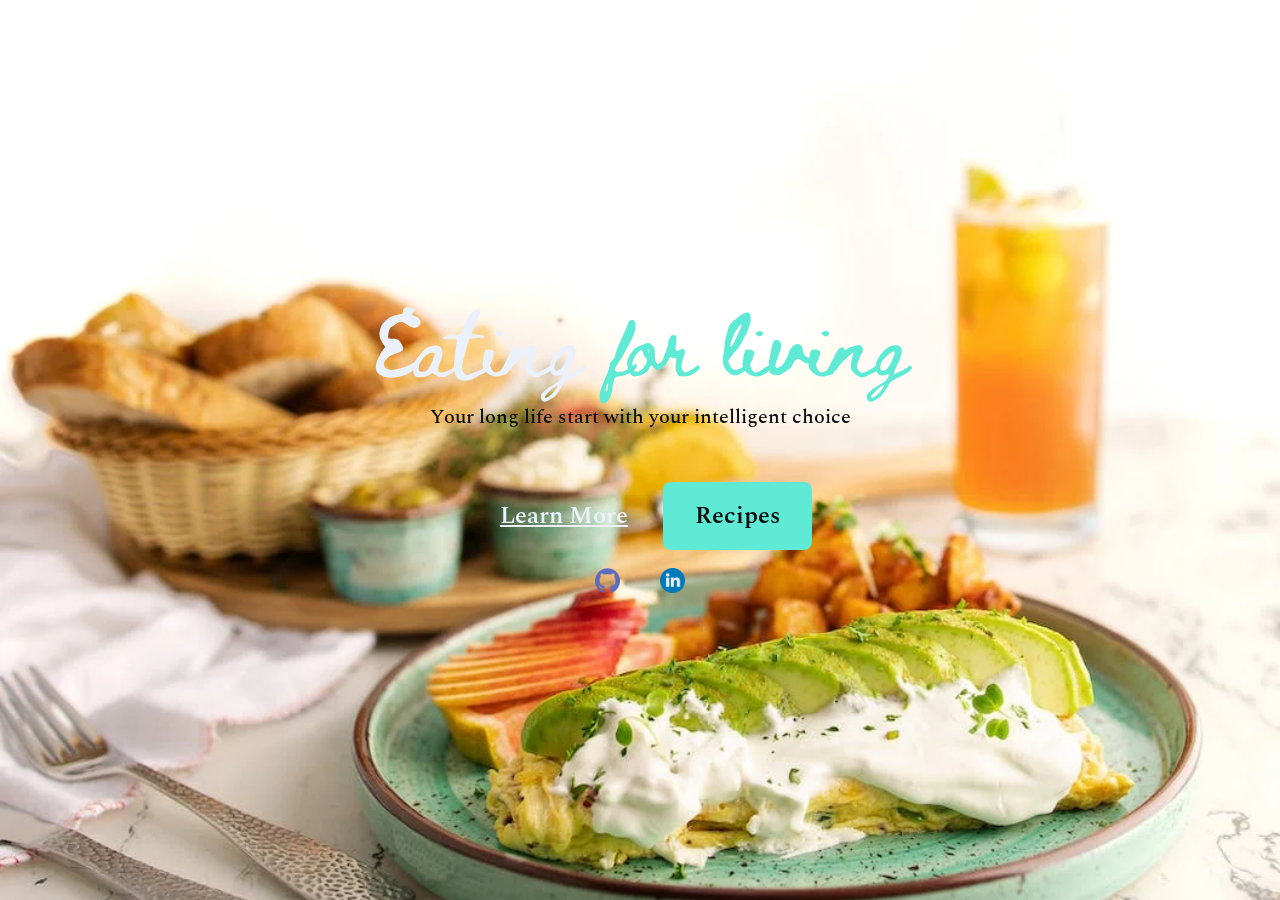
<file: Learning_Pages/Healthy/index.html>
<!DOCTYPE html>
<html lang="pt-br">

<head>
  <meta charset="UTF-8">
  <meta name="viewport" content="width=device-width, initial-scale=1.0">
  <link rel="preconnect" href="https://fonts.googleapis.com">
  <link rel="preconnect" href="https://fonts.gstatic.com" crossorigin>
  <link href="https://fonts.googleapis.com/css2?family=Beth+Ellen&family=Spectral:wght@500;600&display=swap"
    rel="stylesheet">
  
  <link rel="stylesheet" href="styles.css">
  
  <title>Healthy</title>
</head>

<body>
  <h1>Eating <span>for living</span></h1>
  <p>Your long life start with your intelligent choice</p>
  <div class="linksForPages">
    <a href="#">Learn More</a>
    <a href="#" class="btn-primary">Recipes</a>
  </div>
  
    <div class="linksSocialNetworks">
      <a href="https://github.com/JonatasAS" target="_blank">
        <img src="./assets/github.png" alt="Logo do github">
      </a>
      <a href="https://www.linkedin.com/in/jonatas-amorim-cref25/" target="_blank">
        <img src="./assets/linkedin.png" alt="Logo do Linkedin">
      </a>
    </div>
  
</body>

</html>
</file>
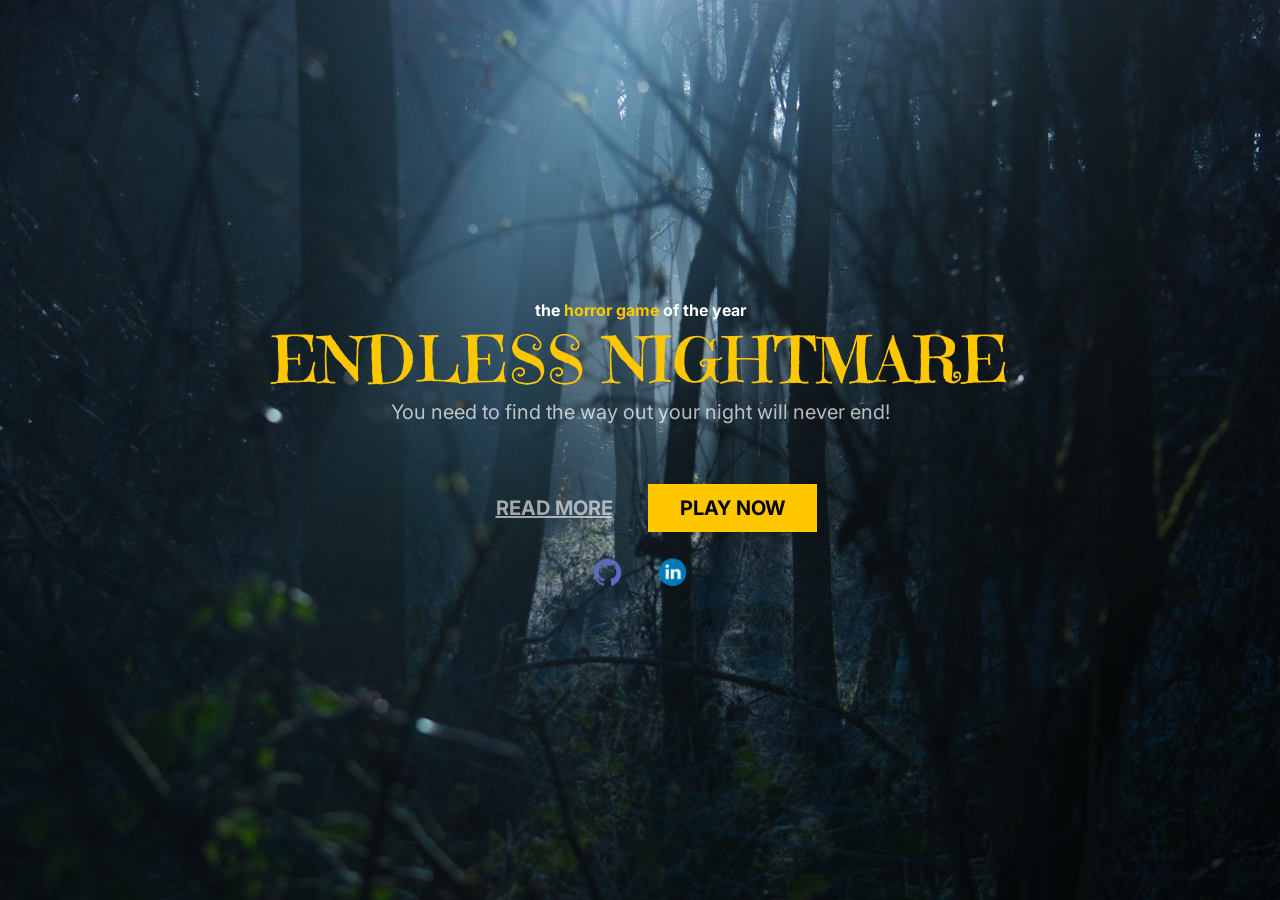
<file: Learning_Pages/Nightmare_Endless/index.html>
<!DOCTYPE html>
<html lang="pt-br">

<head>
  <meta charset="UTF-8">
  <meta name="viewport" content="width=device-width, initial-scale=1.0">
  <link rel="preconnect" href="https://fonts.googleapis.com">
  <link rel="preconnect" href="https://fonts.gstatic.com" crossorigin>
  <link
    href="https://fonts.googleapis.com/css2?family=Emilys+Candy&family=Inter:wght@400;700&family=Roboto:wght@400;700&display=swap"
    rel="stylesheet">
  <!--  <a style="color: aliceblue;" href="https://www.flaticon.com/free-icons/nightmare" title="nightmare icons">Nightmare icons created by
    pongsakornRed
    - Flaticon</a> -->

  <link rel="shortcut icon" href="./black-hole.png">
  <link rel="stylesheet" href="./styles.css">

  <title>Endless Nightmare</title>
</head>

<body>

  <h3>the <span> horror game </span>of the year</h3>
  <h1>ENDLESS NIGHTMARE</h1>
  <p>You need to find the way out your night will never end!</p>

  <a href="#" target="_blank">READ MORE</a>
  <a href="#" class="btn-primary">PLAY NOW</a>

  <div class="linksSocialNetworks">
    <a href="https://github.com/JonatasAS" target="_blank">
      <img src="./assets/github.png" alt="Logo do github">
    </a>
    <a href="https://www.linkedin.com/in/jonatas-amorim-cref25/" target="_blank">
      <img src="./assets/linkedin.png" alt="Logo do Linkedin">
    </a>
  </div>

</body>

</html>
</file>
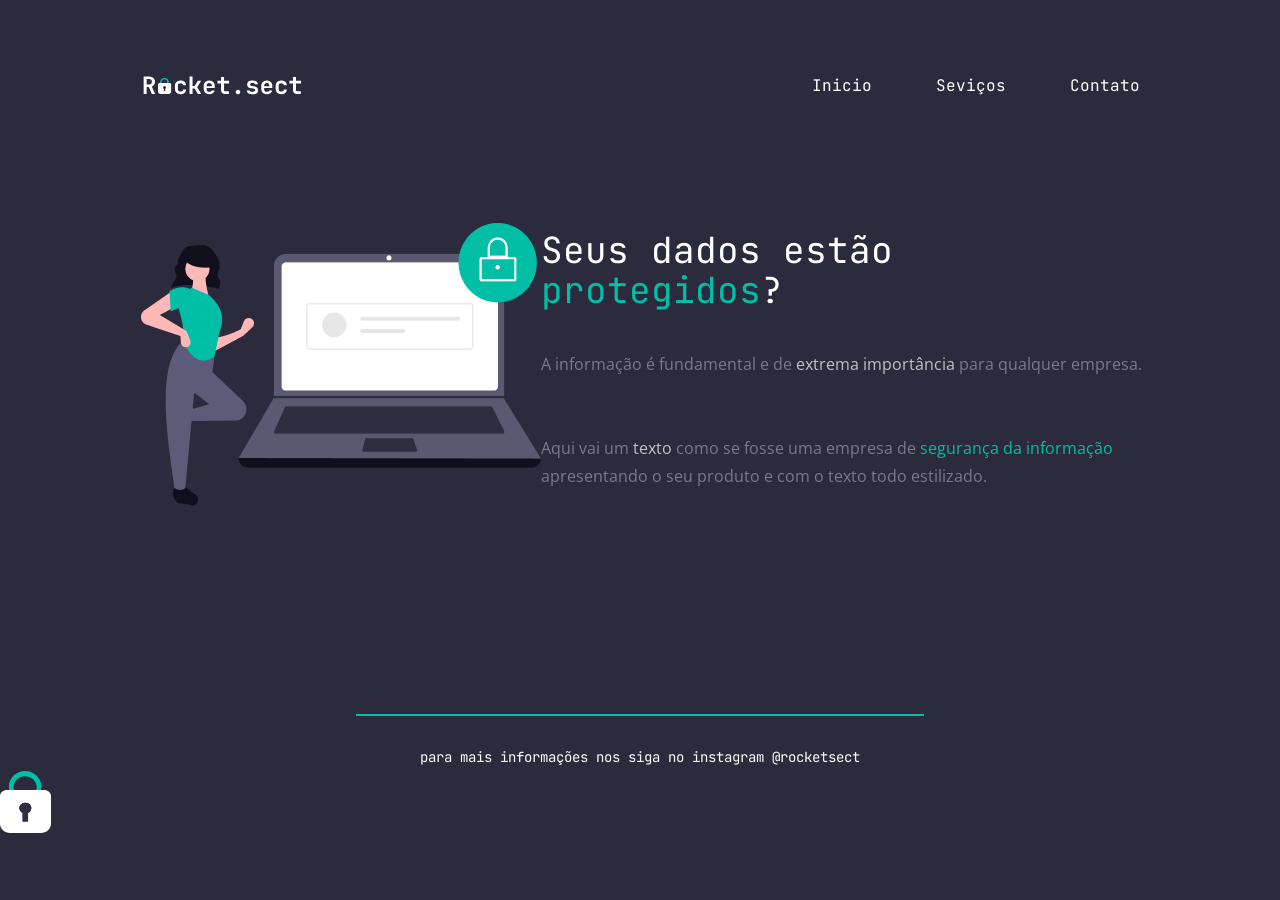
<file: Projects_HTML_CSS_JS/Desafio_Rocket.sect/index.html>
<!DOCTYPE html>
<html lang="pt-br">

<head>
  <link rel="preconnect" href="https://fonts.googleapis.com">
  <link rel="preconnect" href="https://fonts.gstatic.com" crossorigin>
  <meta charset="UTF-8">
  <meta name="viewport" content="width=device-width, initial-scale=1.0">
  <title>Rocket.sect</title>

  <link
    href="https://fonts.googleapis.com/css2?family=JetBrains+Mono:wght@500;700&family=Open+Sans:wght@700&display=swap"
    rel="stylesheet">

  <link rel="stylesheet" href="style.css">
</head>

<body>
  <div class="page">
    <nav>
      <a id="logo" href="#">
        <img src="images/logo.svg" alt="Rocket.sect">
      </a>
      <ul>
        <li><a href="#"> Inicio</a></li>
        <li><a href="#"> Seviços</a></li>
        <li><a href="#"> Contato</a></li>
      </ul>
    </nav>
    <main>
      <img src="images/img1.png"
        alt="Mulher em pé do lado esquerdo de um notebook com um pequeno desenho de um cadeado do lado superior direito do notebook">
      <section>
        <h1>
          Seus dados estão <span>protegidos</span>?
        </h1>
        <p>
          A informação é fundamental e de <span2>extrema importância</span2> para qualquer empresa. <br>

          <br>
          <br>

          Aqui vai um <span2>texto</span2> como se fosse uma empresa de <span>segurança da informação</span>
          apresentando o seu produto e com o
          texto
          todo estilizado.
        </p>

      </section>
    </main>
  </div>
  <div id="footer">

    <div class="line"></div>

    para mais informações nos siga no instagram <a href="https//instagram.com/rocketsect"
      target="_black">@rocketsect</a>

  </div>
  <img id="cadeado" src="images/padlock.svg" alt="Desenho de um cadeado">
</body>

</html>
</file>
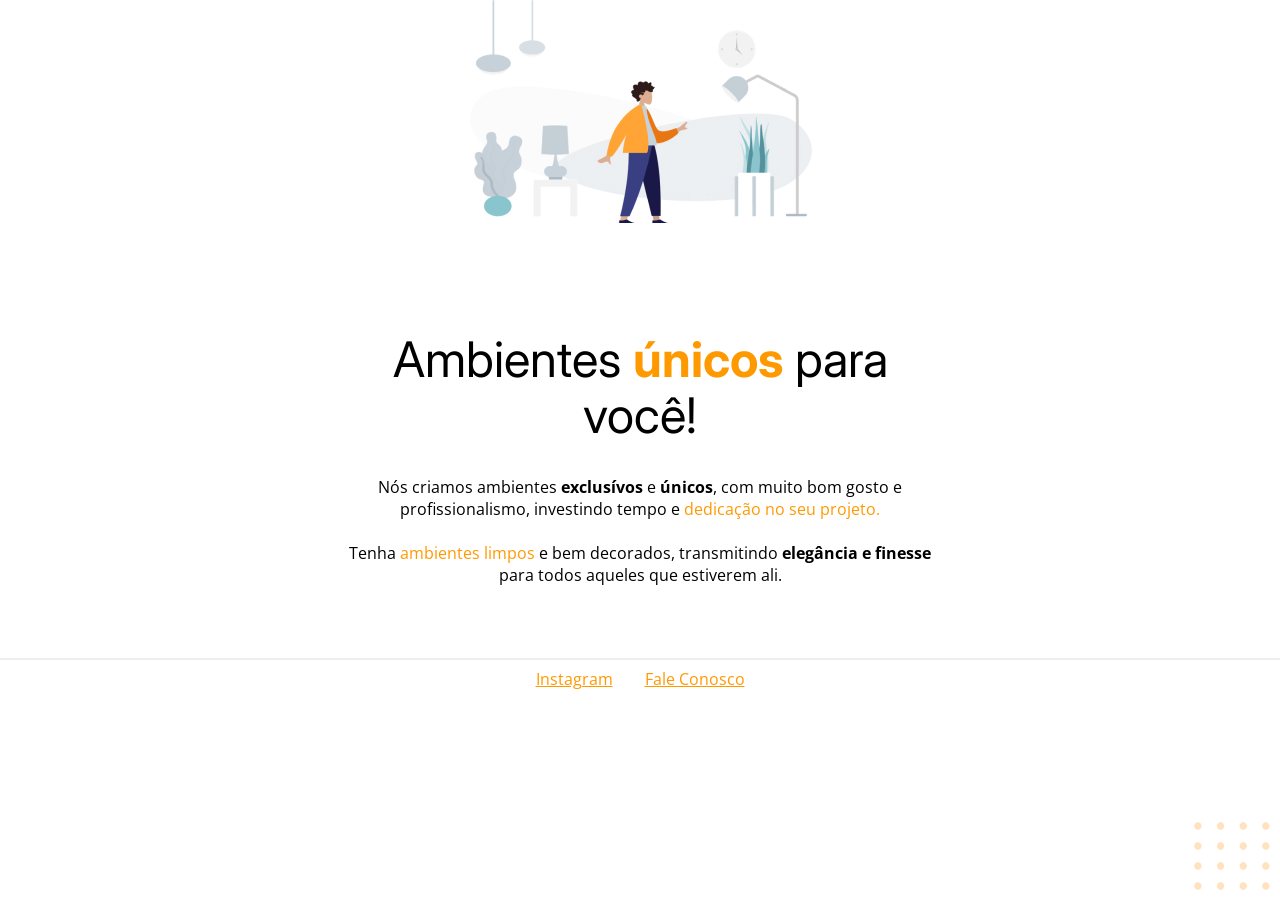
<file: Projects_HTML_CSS_JS/Projeto_01_Ambiente_Unicos/index.html>
<!DOCTYPE html>
<!--Instrução do tipo de html usado-->
<html lang="pt-br">
<!--Tag Route ou Raiz-->

<head>
  <link rel="preconnect" href="https://fonts.googleapis.com">
  <link rel="preconnect" href="https://fonts.gstatic.com" crossorigin>
 
  <!--Instruções para a pagina-->
  <meta name="viewport" content="width=device-width, initial-scale=1.0">
  <title>Móveis customizados</title>

  <link href="https://fonts.googleapis.com/css2?family=Inter:wght@400;700&family=Open+Sans:wght@400;700&display=swap" rel="stylesheet">

  <link rel="stylesheet" href="style.css">
</head>

<body>
  <!--Corpo apresentação visual para o cliente-->
  <div id="hero">
    <img src="images/img1.jpeg" alt="Desenho de uma pessoa de camisa laranja em uma sala com móveis" />

    <h1>Ambientes <span>únicos</span> para você!</h1>

    <p>
      Nós criamos ambientes <strong>exclusívos</strong> e <strong>únicos</strong>, com muito bom gosto e profissionalismo, investindo tempo e <span>dedicação no
      seu projeto.</span>

        <br/>
        <br/>

      Tenha <span>ambientes limpos</span> e bem decorados, transmitindo <strong>elegância e finesse</strong> para todos aqueles que estiverem ali.
    </p>
  </div>

  <div id="footer">

    <div class="line"></div>
    
    <a target="_blank" href="https://www.instagram.com/jas_shepard_/">Instagram</a>
    <a href="mailto:jonatas231997@live.com">Fale Conosco</a>
  </div>

  <img id="balls" src="images/balls.svg" alt="Bolinhas laranjas no canto inferior direito da tela" />
</body> 

</html>
</file>
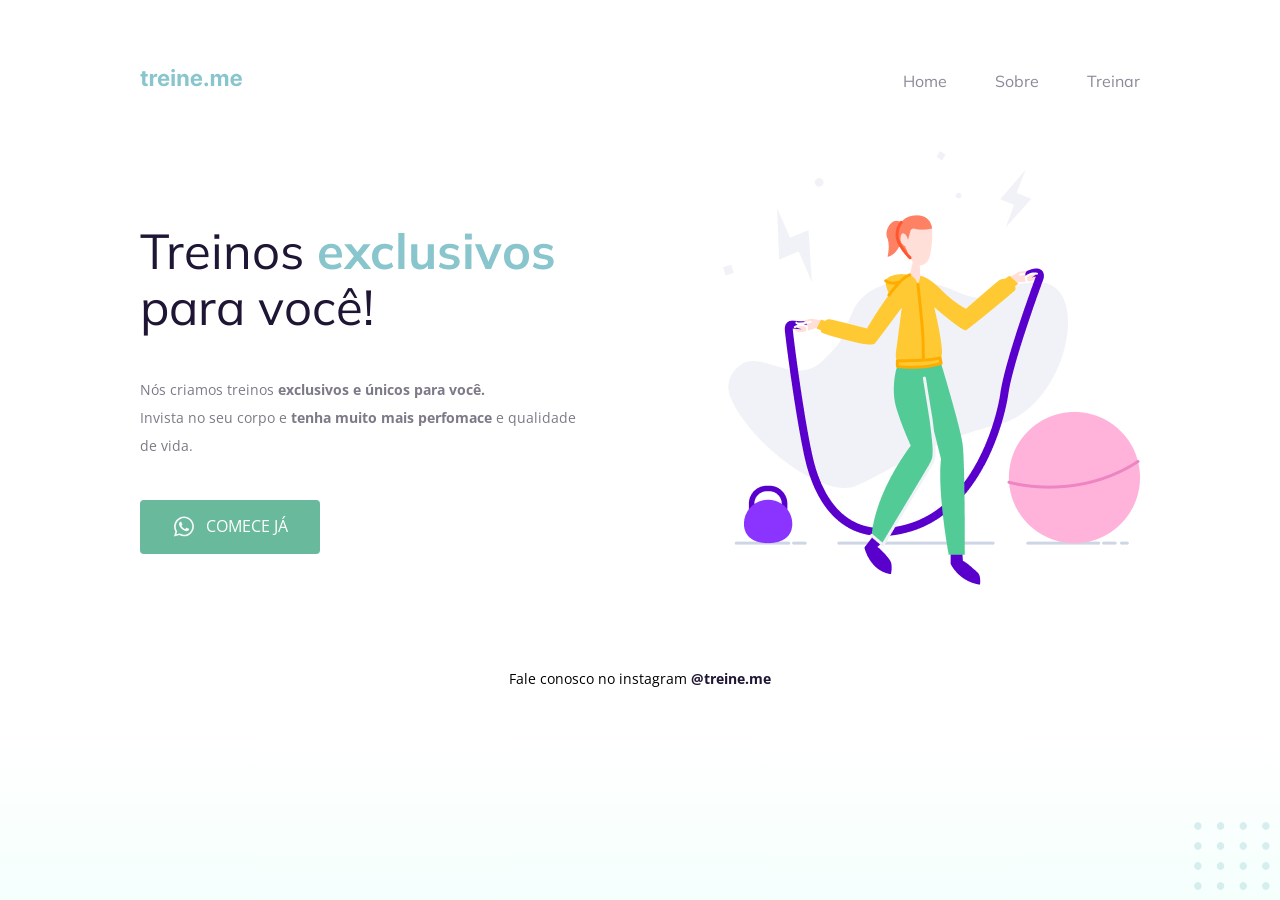
<file: Projects_HTML_CSS_JS/Projeto_02_Treine.me/index.html>
<!DOCTYPE html>
<html lang="pt-br">

<head>
  <link rel="preconnect" href="https://fonts.googleapis.com">
  <link rel="preconnect" href="https://fonts.gstatic.com" crossorigin>

  <meta charset="UTF-8">
  <meta name="viewport" content="width=device-width, initial-scale=1.0">
  <title>Treine me</title>

  <link href="https://fonts.googleapis.com/css2?family=Mulish:wght@400;700&family=Open+Sans:wght@400;700&display=swap"
    rel="stylesheet">

  <link rel="stylesheet" href="style.css">
</head>

<body>
  <div class="page">

    <nav>
      <a id="logo" href="#">
        <img src="images/logo.svg" alt="Treine.me">
      </a>
      <ul>
        <li><a href="#"> Home</a></li>
        <li><a href="#"> Sobre</a></li>
        <li><a href="#"> Treinar</a></li>
      </ul>
    </nav>
    <main>

      <section>
        <h1>Treinos <span>exclusivos</span> para você!</h1>

        <p>
          Nós criamos treinos <strong>exclusivos e únicos para você.</strong><br />
          Invista no seu corpo e <strong> tenha muito mais perfomace</strong> e qualidade de vida.
        </p>

        <a class="button" href="https://wa.me/5588988888888" target="_blank">
          <img src="images/whats.svg" alt="ícone do whatsapp">
          Comece já
        </a>

      </section>

      <img src="images/img.png" alt="Desenho de uma mulher pulando corda">
    </main>

    <footer>
      Fale conosco no instagram <a href="https//instagram.com/treineme" target="_blank">@treine.me</a>
    </footer>
  </div>

  <img class="balls" src="images/balls.svg" alt="Bolinhas decorativas no canto inferior direito da página.">

</body>

</html>
</file>
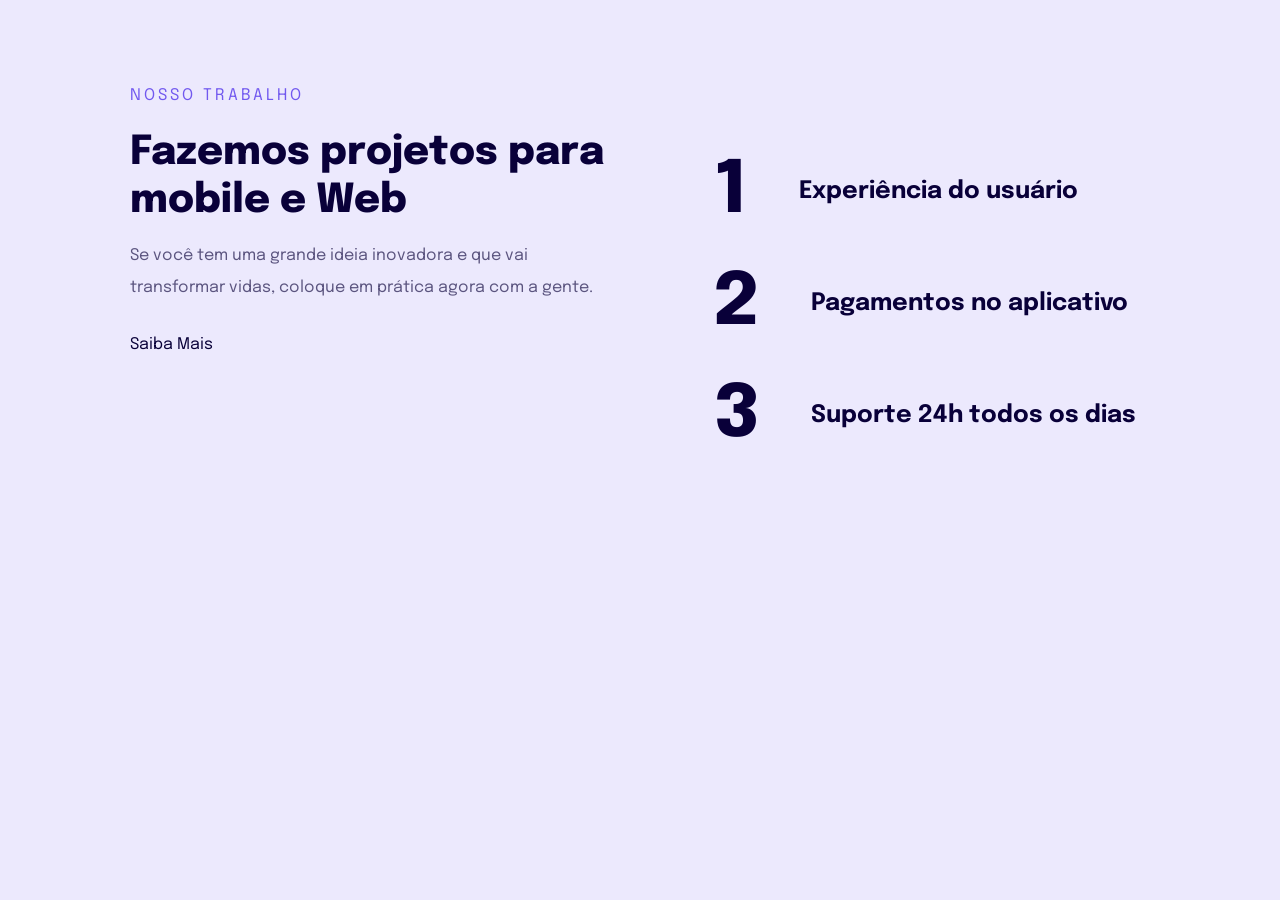
<file: Projects_HTML_CSS_JS/Projeto_04_Responsividade/index.html>
<!DOCTYPE html>
<html lang="pt-br">

<head>
    <link rel="preconnect" href="https://fonts.googleapis.com">
    <link rel="preconnect" href="https://fonts.gstatic.com" crossorigin>
    <meta charset="UTF-8">
    <meta name="viewport" content="width=device-width, initial-scale=1.0">
    <title>Introdução à Responsividade</title>

    <link rel="stylesheet" href="style.css">
    <link href="https://fonts.googleapis.com/css2?family=Epilogue:wght@400;700;800&display=swap" rel="stylesheet">
</head>

<body>
    <main>
        <div>
            <p>Nosso Trabalho</p>
            <h1>Fazemos projetos para mobile e Web</h1>
            <p>Se você tem uma grande ideia inovadora e que vai transformar vidas, coloque em prática agora com a gente.
            </p>
            <a href="#">Saiba Mais</a>
        </div>
        <ul>
            <li><span>1</span> Experiência do usuário</li>
            <li><span>2</span> Pagamentos no aplicativo</li>
            <li><span>3</span> Suporte 24h todos os dias</li>
        </ul>
    </main>
</body>

</html>
</file>
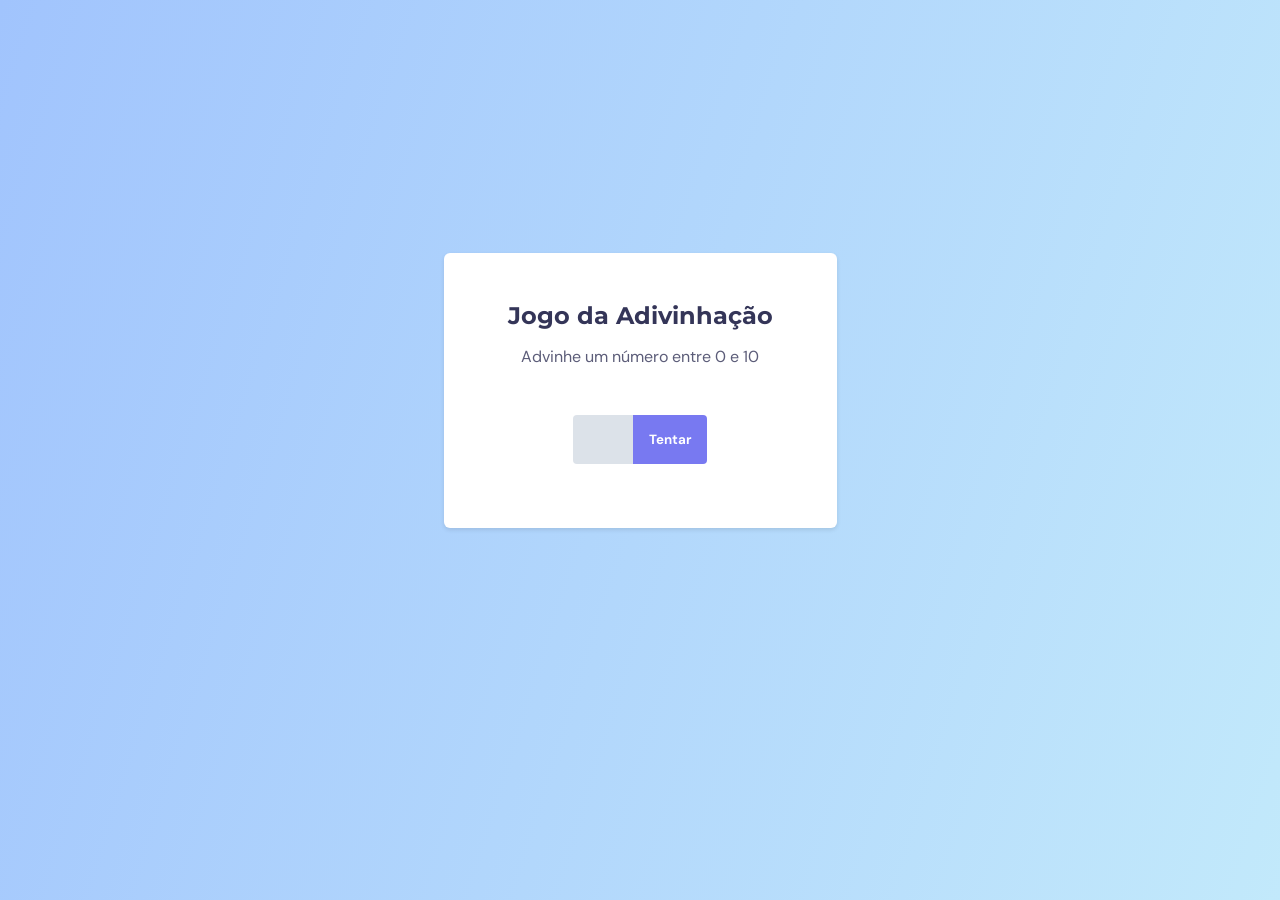
<file: Projects_HTML_CSS_JS/Projeto_07_Game_Divination/index.html>
<!DOCTYPE html>
<html lang="pt-br">
  <head>
    <link rel="preconnect" href="https://fonts.googleapis.com" />
    <link rel="preconnect" href="https://fonts.gstatic.com" crossorigin />

    <meta charset="UTF-8" />
    <meta name="viewport" content="width=device-width, initial-scale=1.0" />

    <link rel="shortcut icon" href="/assets/controle-de-video-game.png" >
    <title>Jogo Adivinhação</title>

    <link rel="stylesheet" href="./style.css" />

    <link
      href="https://fonts.googleapis.com/css2?family=DM+Sans:wght@400;700&family=Montserrat:wght@600&display=swap"
      rel="stylesheet"
    />
  </head>
  <body>
    <main>
      <div class="screen1">
        <h1>Jogo da Adivinhação</h1>
        <p>Advinhe um número entre 0 e 10</p>

        <form>
          <input id="inputNumber" type="number" />
          <button id="btnTry">Tentar</button>
        </form>
      </div>

      <div class="screen2 hide">
        <h2>Acertou</h2>
        <button id="btnReset">Jogar novamente</button>
      </div>
    </main>

    <script src="./main.js"></script>
  </body>
</html>
</file>
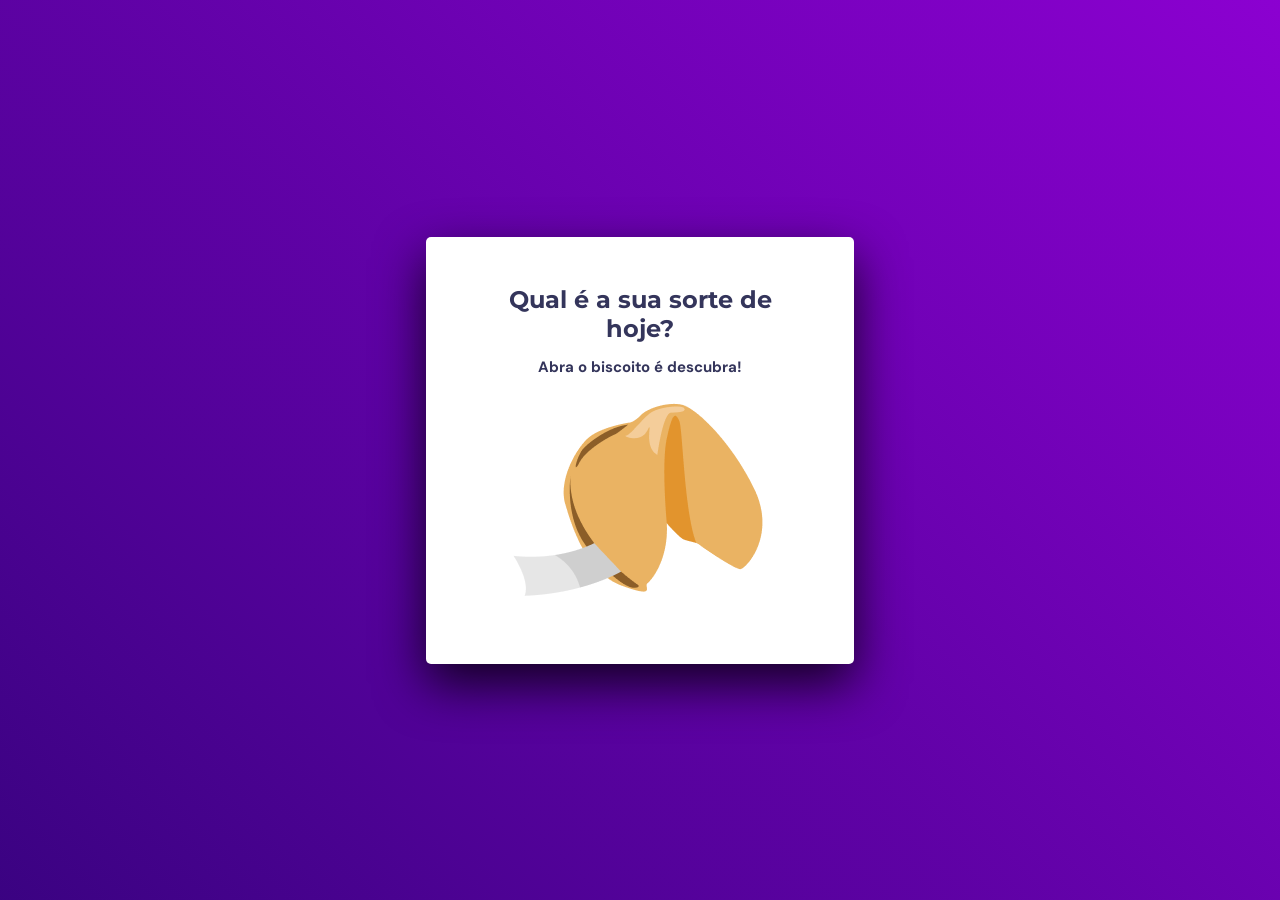
<file: Projects_HTML_CSS_JS/Projeto_08_Fortune_Cookie/index.html>
<!DOCTYPE html>
<html lang="en">

<head>
  <meta charset="UTF-8">
  <meta name="viewport" content="width=device-width, initial-scale=1.0">
  <link rel="preconnect" href="https://fonts.googleapis.com">
  <link rel="preconnect" href="https://fonts.gstatic.com" crossorigin>
  <link
    href="https://fonts.googleapis.com/css2?family=DM+Sans&family=Dancing+Script&family=Montserrat:wght@700&display=swap"
    rel="stylesheet">

  <link rel="shortcut icon" href="./assets/fortune-cookie.png">

  <title>Fortune Cookie</title>

  <link rel="stylesheet" href="./styles.css">
</head>

<body>
  <main>
    <div class="screenHome">
      <h1>Qual é a sua sorte de hoje?</h1>
      <h2>Abra o biscoito é descubra!</h2>
      <img id="cookieClosed" src="./assets//fortune-cookie-closed.png" alt="Biscoto da sorte fechado">
    </div>

    <div class="screenLuck hide">
      <h1>Aqui está sua sorte de hoje:</h1>
      <p>Essa e a sua sorte!</p>
      <img src="./assets/opened-cookie.png" alt="Biscoito da sorte aberto">
      <button id="btnReset"> Abrir outro biscoito</button>
    </div>
  </main>

  <script src="./main.js"></script>

</body>

</html>
</file>
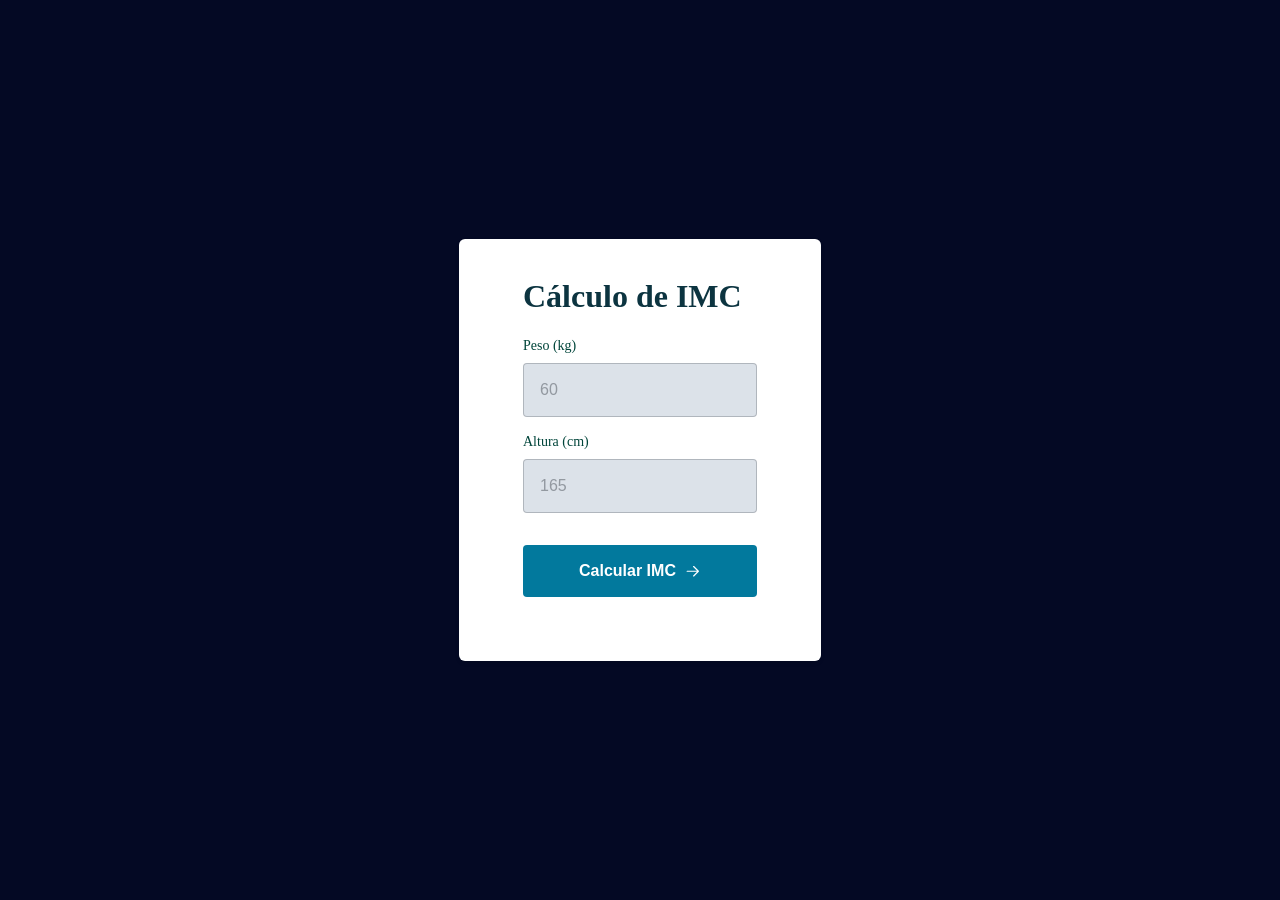
<file: Projects_HTML_CSS_JS/Projeto_09_IMC/index.html>
<!DOCTYPE html>
<html lang="pt-br">

<head>

  <!-- preconnect -->
  <link rel="preconnect" href="https://fonts.googleapis.com">
  <link rel="preconnect" href="https://fonts.gstatic.com" crossorigin>

  <!-- meta -->
  <meta charset="UTF-8">
  <meta name="viewport" content="width=device-width, initial-scale=1.0">
  <title>Calculadora de IMC</title>

  <!-- styles -->
  <link rel="shortcut icon" href="./assets/weight.png">
  <link rel="stylesheet" href="./styles.css">
  <link href="https://fonts.googleapis.com/css2?family=Roboto:wght@400;700&display=swap" rel="stylesheet">

  <!-- scripts-->
  <script src="./js/main.js" defer type="module"></script>
</head>

<body>
  <div class="alert-error">
    Digite somente números
  </div>
  <div class="container">
    <main class="card">
      <form>
        <h1 class="title">Cálculo de IMC</h1>
        <div class="input-wrapper">
          <label for="weight">Peso (kg)</label>
          <input id="weight" type="text" placeholder="60" />
        </div>

        <div class="input-wrapper">
          <label for="height">Altura (cm)</label>
          <input id="height" type="text" placeholder="165" />
        </div>

        <button type="submit">
          Calcular IMC
          <img src="./assets/arrow-up-right.svg" alt="Seta apontando para direita">
        </button>
      </form>
    </main>
  </div>

  <div class="modal-wrapper">
    <div class="modal card">
      <h2 class="title">

        <button class="close">
          <img src="./assets/close.svg" alt="imagem para fechar o popup">
        </button>

       <span>Valor do IMC</span>
    </div>
  </div>

</body>

</html>
</file>
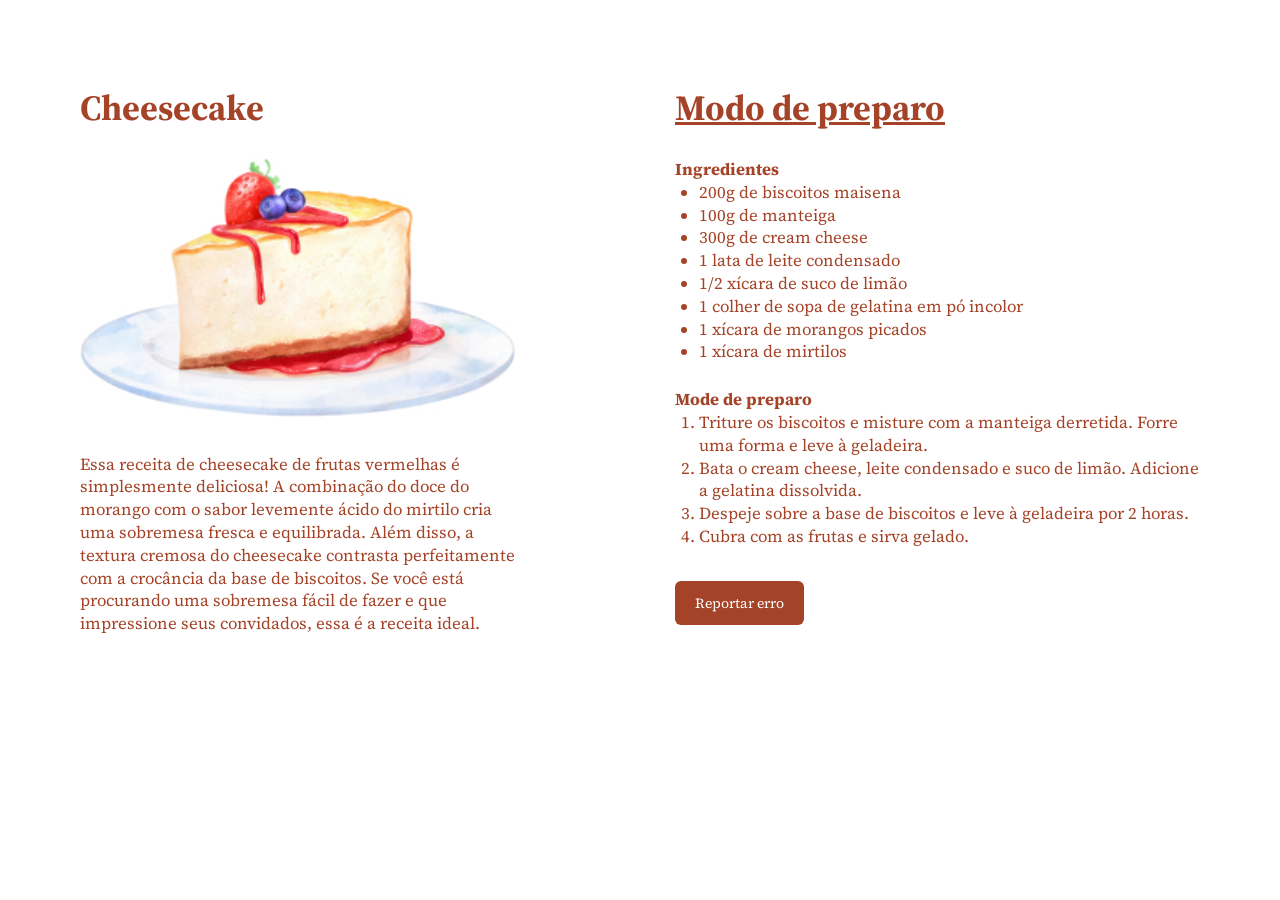
<file: Projects_HTML_CSS_JS/Projeto_10_Cheesecake/index.html>
<!DOCTYPE html>
<html lang="pt-br">

<head>
  <meta charset="UTF-8">
  <meta name="viewport" content="width=device-width, initial-scale=1.0">
  <link rel="preconnect" href="https://fonts.googleapis.com">
  <link rel="preconnect" href="https://fonts.gstatic.com" crossorigin>
  <link href="https://fonts.googleapis.com/css2?family=Source+Serif+4:wght@400;500;700&display=swap" rel="stylesheet">
  <link rel="stylesheet" href="./styled.css">
  <title>Cheesecake</title>
</head>

<body>
  <main>
    <div class="recipe">
      <h1>Cheesecake </h1>
      <img src="./Assests/fatiaDeBolo.jpg" alt="Um desenho de uma fatia de bolo de frutas">
      <p>Essa receita de cheesecake de frutas vermelhas é simplesmente deliciosa! A combinação do doce do morango com o
        sabor
        levemente ácido do mirtilo cria uma sobremesa fresca e equilibrada. Além disso, a textura cremosa do cheesecake
        contrasta perfeitamente com a crocância da base de biscoitos. Se você está procurando uma sobremesa fácil de
        fazer e que
        impressione seus convidados, essa é a receita ideal.</p>
    </div>

    <div class="ingredients">
      <h2>Modo de preparo</h2>
      <strong>Ingredientes</strong>
      <ul>
        <li>200g de biscoitos maisena</li>
        <li>100g de manteiga</li>
        <li>300g de cream cheese</li>
        <li>1 lata de leite condensado</li>
        <li>1/2 xícara de suco de limão</li>
        <li>1 colher de sopa de gelatina em pó incolor</li>
        <li>1 xícara de morangos picados</li>
        <li>1 xícara de mirtilos</li>
      </ul>

      <strong>Mode de preparo</strong>
      <ol>
        <li>Triture os biscoitos e misture com a manteiga derretida. Forre uma forma e leve à geladeira.</li>
        <li>Bata o cream cheese, leite condensado e suco de limão. Adicione a gelatina dissolvida.</li>
        <li>Despeje sobre a base de biscoitos e leve à geladeira por 2 horas.</li>
        <li>Cubra com as frutas e sirva gelado.</li>
      </ol>
      <button>Reportar erro</button>
    </div>
  </main>
</body>

</html>
</file>
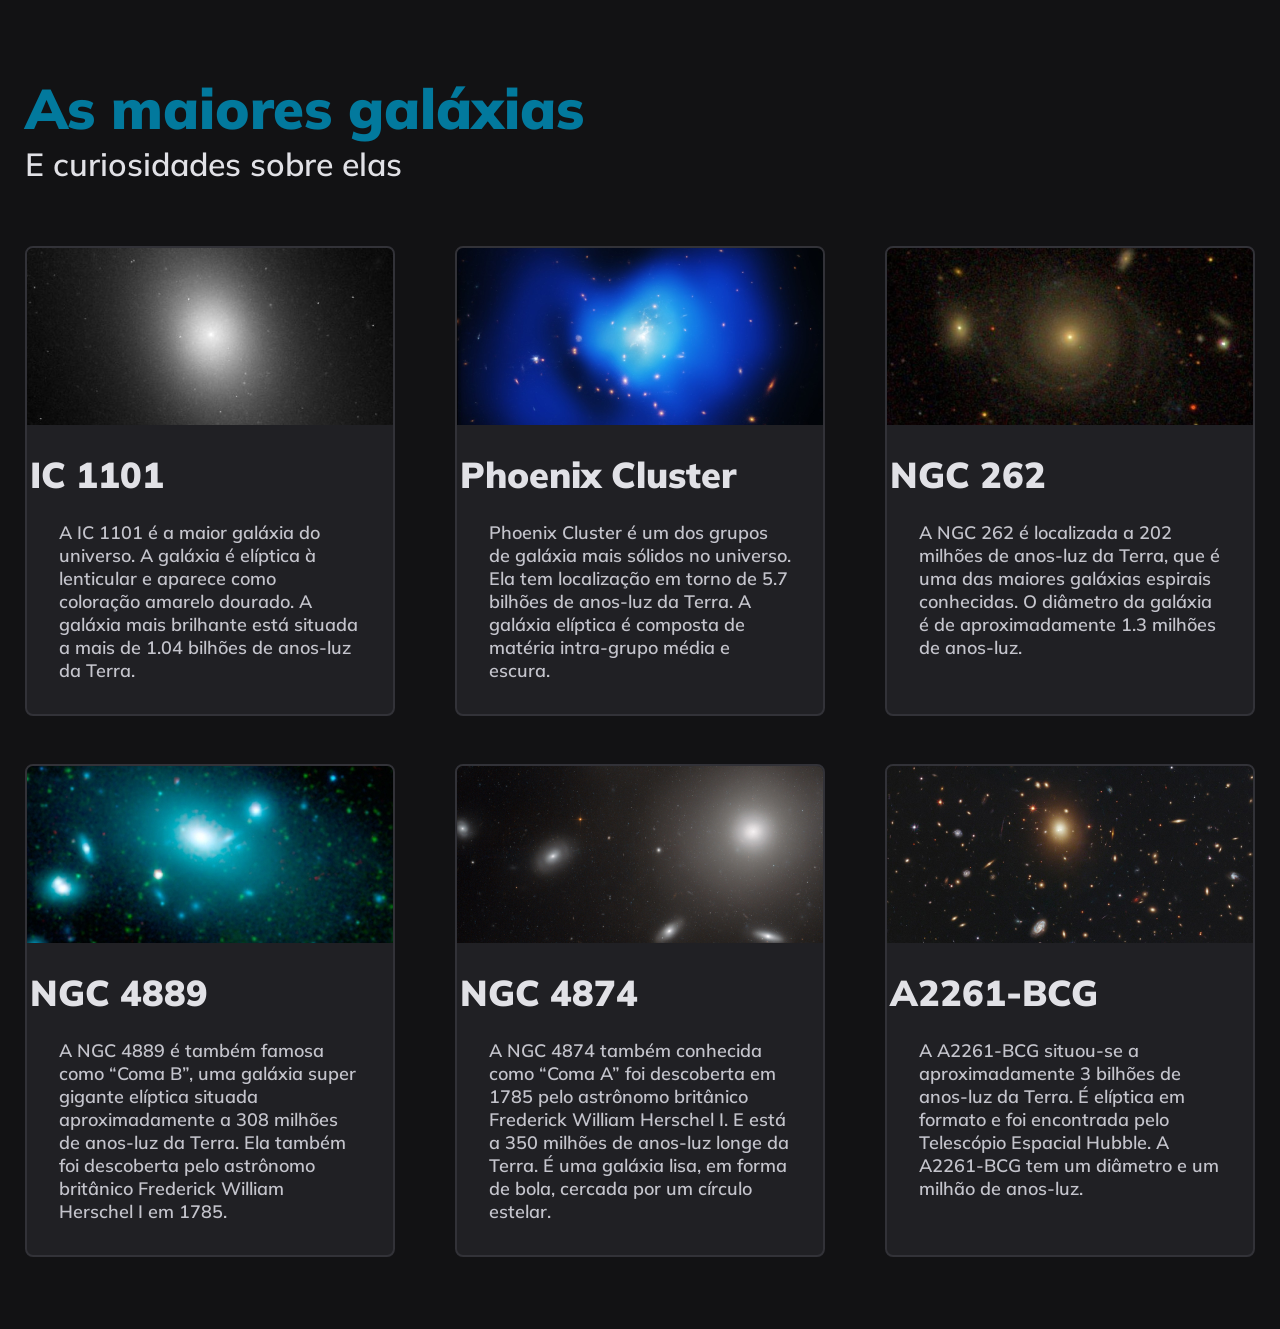
<file: Projects_HTML_CSS_JS/Projeto_11_Galaxies/index.html>
<!DOCTYPE html>
<html lang="pt_br">

<head>
  <link rel="preconnect" href="https://fonts.googleapis.com">
  <link rel="preconnect" href="https://fonts.gstatic.com" crossorigin>
  
  <meta charset="UTF-8">
  <meta name="viewport" content="width=device-width, initial-scale=1.0">
  <title>Galaxies</title>
  
  <link rel="stylesheet" href="./styled.css">
  <link rel="shorcut icon" href="./assets/galaxy.png">
  <link href="https://fonts.googleapis.com/css2?family=Mulish:wght@400;600;900&display=swap" rel="stylesheet">

</head>

<body>
  <header>
    <h1>As maiores galáxias</h1>
    <p>E curiosidades sobre elas</p>
  </header>
  <main>
    <div class="card">
      <img src="./assets/01.jpg" alt="IC 1101">
      <h2>IC 1101</h2>
      <p>A IC 1101 é a maior galáxia do universo. A galáxia é elíptica à lenticular e aparece como coloração amarelo
        dourado. A
        galáxia mais brilhante está situada a mais de 1.04 bilhões de anos-luz da Terra.</p>
    </div>
    <div class="card">
      <img src="./assets/02.jpg" alt="Phoenix Cluster">
      <h2>Phoenix Cluster</h2>
      <p>Phoenix Cluster é um dos grupos de galáxia mais sólidos no universo. Ela tem localização em torno de 5.7
        bilhões de
        anos-luz da Terra. A galáxia elíptica é composta de matéria intra-grupo média e escura.</p>
    </div>
    <div class="card">
      <img src="./assets/03.jpg" alt="NGC 262">
      <h2>NGC 262</h2>
      <p>A NGC 262 é localizada a 202 milhões de anos-luz da Terra, que é uma das maiores galáxias espirais conhecidas.
        O diâmetro da galáxia é de aproximadamente 1.3 milhões de anos-luz.</p>
    </div>
    <div class="card">
      <img src="./assets/04.jpg" alt="NGC 4889">
      <h2>NGC 4889</h2>
      <p>A NGC 4889 é também famosa como “Coma B”, uma galáxia super gigante elíptica situada aproximadamente a 308
        milhões de anos-luz da Terra. Ela também foi descoberta pelo astrônomo britânico Frederick William Herschel I em
        1785.</p>
    </div>
    <div class="card">
      <img src="./assets/05.jpg" alt="NGC 4874">
      <h2>NGC 4874</h2>
      <p>A NGC 4874 também conhecida como “Coma A” foi descoberta em 1785 pelo astrônomo britânico Frederick William
        Herschel I. E está a 350 milhões de anos-luz longe da Terra. É uma galáxia lisa, em forma de bola, cercada por
        um círculo estelar.</p>
    </div>
    <div class="card">
      <img src="./assets/06.jpg" alt="A2261-BCG">
      <h2>A2261-BCG</h2>
      <p>A A2261-BCG situou-se a aproximadamente 3 bilhões de anos-luz da Terra. É elíptica em formato e foi encontrada
        pelo Telescópio Espacial Hubble. A A2261-BCG tem um diâmetro e um milhão de anos-luz.</p>
    </div>
  </main>
</body>

</html>
</file>
<file: Learning_Pages/Healthy/styles.css>
* {
  margin: 0;
  padding: 0;
  box-sizing: border-box;
  -webkit-font-smoothing: antialiased;
  -moz-osx-font-smoothing: grayscale;
}

:root {
  font-size: 62.5%;
}

body {
  font-family: "Spectral", serif;
  text-align: center;
  background: url(./assets/healthy.jpg) no-repeat center/cover;
  height: 100vh;
  color: #ebf1fb;

  display: grid;
  place-content: center;
}

h1 span {
  color: #5eead4;
}

h1 {
  font-family: "Beth Ellen", cursive;
  font-weight: 400;
  font-size: 6.4rem;
  line-height: 12rem;
}

p {
  font-weight: 500;
  font-size: 2rem;
  line-height: 3rem;
  color: #0b0c0e;
  margin-bottom: 7.2rem;
}

a {
  color: #ebf1fb;
  padding: 1.6rem 3.2rem;
  font-weight: 600;
  font-size: 2.4rem;
  line-height: 2.4rem;
}

a:hover,
.btn-primary {
  background: #5eead4;
  border-radius: 0.8rem;
  color: #0b0c0e;
  text-decoration: none;
}

.btn-primary:hover {
   background:#3cc0ac; 
   transition: all 0.3s ease-in;
}

.linksSocialNetworks {
  display: flex;
  flex-direction: row;
  align-items: center;
  justify-content: center;
  margin-top: 2rem;
}

.linksSocialNetworks a img {
  width: 2.5rem;
  height: 2.5rem;
}

.linksSocialNetworks a {
  background: transparent;
  opacity: 1;
  padding: 2rem;
}
</file>
<file: Learning_Pages/Nightmare_Endless/styles.css>
* {
  margin: 0;
  padding: 0;
  box-sizing: border-box;
  -webkit-font-smoothing: antialiased;
  -moz-osx-font-smoothing: grayscale;
}

:root {
  font-size: 62.5%;
}

body {
  text-align: center;
  padding-top: 30rem;
  background-image: url(./assets/forrestdark.jpg);
  background-repeat: no-repeat;
  background-size: cover;
  background-position: center;

  height: 100vh;

  font-family: "Inter", sans-serif;
}

h3 {
  font-size: 1.6rem;
  line-weight: 1.9rem;
  color: white;
}

h3 span {
  color: #ffc700;
}

h1 {
  color: #ffc700;
  font-weight: 400;
  font-size: 6.4rem;
  line-height: 8rem;
  font-family: "Emilys Candy", cursive;
}

p {
  font-size: 2rem;
  line-height: 2.4rem;
  margin-bottom: 7.2rem;
  color: #ffffff;
  opacity: .7;
}

a {
  padding: 1.2rem 3.2rem;
  font-weight: 700;
  font-size: 2rem;
  line-height: 2.4rem;
  color: white;
  opacity: 0.6;
  transform: scale(1.1);
}

a:hover,
.btn-primary {
  text-decoration: none;
  color: black;
  background: #ffc700;
  opacity: 1;
}

.linksSocialNetworks {
  display: flex;
  flex-direction: row;
  align-items: center;
  justify-content: center;
  margin-top: 2rem;
}

.linksSocialNetworks a img {
  width: 2.5rem;
  height: 2.5rem;
}

.linksSocialNetworks a {
  background: transparent;
  opacity: 1;
  padding: 2rem;
}
</file>
<file: Projects_HTML_CSS_JS/Desafio_Rocket.sect/style.css>
body {
  margin: 0;
  font-family: 'JetBrains Mono', monospace;
  background: #2C2B3D;
  min-height: 100vh;
}

.page {
  width: 1000px;
  margin: 0 auto;
  padding-top: 71px;
}

nav {
  display: flex;
  justify-content: space-between;
  align-items: center;
  margin-bottom: 100px;
}

ul {
  display: flex;
  list-style: none;
  gap: 64px;
  margin: 0;
  padding: 0;
}

a {
  color: #FFFFFF;
  text-decoration: none;
}

main {
  display: flex;
  align-items: center;
  justify-content: space-between;
}

h1 {
  font-size: 36px;
  line-height: 40px;
  color: #FFFFFF;
  font-weight: normal;
  width: 614px;
}

span {
  color: #00BFA6;
}

section p {
  font-family: 'Open Sans', sans-serif;
  line-height: 28px;
  font-size: 16px;
  color: #7D7987;
  width: 604px;
  margin: 40px 0;
}

section span2 {
  color: #C2C2C2;
}

#footer {
  font-size: 14px;
  line-height: 28px;
  text-align: center;
  margin-top: 184px;
  color: #FFFFFF;
}

.line {
  width: 568;
  height: 0px;
  margin: 0 356px 27px;
  border: 1px solid #00BFA6;
}
</file>
<file: Projects_HTML_CSS_JS/Projeto_01_Ambiente_Unicos/style.css>
body{
  font-family: 'Open Sans', sans-serif;
  text-align: center;
  margin:0;
}

#hero img{
  margin-bottom: 72px;
}

#hero{
  width: 592px;
  margin: 0 auto 72px;
}

h1{
  font-family: 'Inter', sans-serif;
  font-size: 49px;
  line-height: 56px;
  font-weight: normal;
  margin: 32px;
}

h1 span{
  font-weight: bold;
}

span, a{
  color: #FF9900;
}

p #footer{
  color: #7d7987;
  font-size: 14px;
  line-height: 28px;
}

#footer a + a{
  margin-left: 28px;
}
.line{
  width: 568;
  height: 0px;
  margin: 0 auto 8px;
  border: 1px solid #eceff2;
}

#balls{
  position: fixed;
  bottom: 0px;
  right: 0px;
}
</file>
<file: Projects_HTML_CSS_JS/Projeto_02_Treine.me/style.css>
body {
  margin: 0;
  font-family: 'Open Sans', sans-serif;
  background: linear-gradient(180deg, rgba(227, 255, 248, 0) 82.08%, rgba(227, 255, 248, 0.38) 100%);
  min-height: 100vh;
}

.page {
  width: 1000px;
  margin: 0 auto;
  padding-top: 65px;
}

nav {
  display: flex;
  justify-content: space-between;
  align-items: center;
  margin-bottom: 55px;
}

ul {
  display: flex;
  list-style: none;
  gap: 48px;
  margin: 0;
  padding: 0;
}

a {
  color: #1F1534;
  text-decoration: none;
}

ul li a{
  opacity: 0.5;
}

/* pseudo-class */
ul li a:hover {
  font-weight: bold;
  opacity: 1;
}

h1,
ul {
  font-family: 'Mulish', sans-serif;
}

main {
  display: flex;
  align-items: center;
  justify-content: space-between;
}

h1 {
  font-size: 49px;
  line-height: 56px;
  color: #1F1534;
  font-weight: normal;
  width: 489px;
}

h1 span {
  color: #89C5CC;
  font-weight: bold;
}

section p {
  font-size: 14px;
  line-height: 28px;
  color: #7D7987;

  width: 440px;

  margin: 40px 0;
}

.button {
  /* Texto */
  color: white;
  text-transform: uppercase;
  font-family: 'Open Sans', sans-serif;

  /* Style button */
  background: #69B99D;
  border: 0;
  padding: 14px 32px 15px;
  border-radius: 4px;

  /* Alinhamento */
  display: inline-flex;
  align-items: center;
  justify-content: center;
  gap: 10px;

  cursor: pointer;
}

/* pseudo class */
.button:hover {
  background: #4ea788;
}

footer {
  font-size: 14px;
  line-height: 28px;

  text-align: center;

  margin-top: 80px;
}

footer a {
  font-weight: bold;
}

.balls {
  position: fixed;
  bottom: 0px;
  right: 0px;
}
</file>
<file: Projects_HTML_CSS_JS/Projeto_04_Responsividade/style.css>
* {
    margin: 0;
    padding: 0;
    box-sizing: border-box;
}

ul {
    list-style: none;
}

:root {
    font-size: 62.5%
        /* 10px flexibilidade*/
}

body {
    font-family: 'Epilogue', sans-serif;
    background: #ECE9FD;

    padding: 6.0rem 2.3rem 6.6rem;
    font-size: 1.6rem;
}

main{
    max-width: 33.0rem;
    margin: 0 auto;
}

main h1 {
    font-weight: 800;
    color: #090039;
    font-size: 4.0rem;
    line-height: 4.8rem;
    margin-bottom: 1.5rem;
}

main p:first-child {
    color: #7158EF;
    letter-spacing: 3px;
    text-transform: uppercase;
    line-height: 3.2rem;
    margin-bottom: 1.7rem;
}

h1+p {
    color: rgba(10, 0, 57, 0.64);
    line-height: 3.2rem;
    margin-bottom: 3.2rem;
}

a {
    color: #090039;
    text-decoration: none;
}

a:hover {
    color: #7158EF;
}

ul {
    margin-top: 7.2rem;
}

ul li {
    font-weight: 700;
    font-size: 2.4rem;
    line-height: 3.2rem;
    color: #090039;

    max-width: 25.7rem;
    display: flex;
    gap: 3.8rem;

}


ul li + li{
    margin-top: 3.2rem;
}

ul li span {
    font-weight: 800;
    font-size: 7.2rem;
    line-height: 8.0rem;
    letter-spacing: -2px;

    color: #090039;
}

/* media queries */
@media (min-width: 700px){

    body{
        padding: 8rem;
    }

    main{
        max-width: 1020px;
        display: flex;
        gap: 10rem;
    }

    main > div{
        max-width: 484px;
    }

    ul li{
        gap: 5.3rem;
        max-width: 450px;
        align-items: center;
    }

}
</file>
<file: Projects_HTML_CSS_JS/Projeto_07_Game_Divination/style.css>
* {
  margin: 0;
  padding: 0;
  box-sizing: border-box;
}

:root {
  font-size: 62.5%;
}

body {
  background: linear-gradient(287.56deg, #c2e9fb 0%, #a1c4fd 100%);
  font-size: 1.6rem;

  display: grid;
  place-items: center;
  height: 100vh;
}

body,
button,
input {
  font-family: "DM Sans", sans-serif;
}

main {
  background: #ffffff;
  box-shadow: 0 0.2rem 0.4rem rgba(0, 0, 0, 0.1);
  border-radius: 0.6rem;
  padding: 4.8rem 6.4rem 6.4rem;

  margin-top: -12rem;
  text-align: center;
}

button {
  background-color: #7879f1;
  color: white;
  font-weight: bold;
  border-radius: 0 0.4rem 0.4rem 0;

  cursor: pointer;
  transition: background 0.3s;
}

button:hover {
  background-color: #5a5ac5;
}

.hide {
  display: none;
}

/*screen1*/
h1 {
  font-family: "Montserrat", sans-serif;
  font-size: 2.4rem;
  margin-bottom: 1.6rem;
}

h1,
p {
  color: #343558;
}

p {
  opacity: 0.8;
}

form {
  margin-top: 4.8rem;
  display: flex;
  justify-content: center;
}

input,
button {
  border: none;
  padding: 1.6rem;
}

input {
  background-color: #dce2e9;
  width: 6rem;
  border-radius: 0.4rem 0 0 0.4rem;
}

/*screen2*/
h2{
  font-size: 2.4rem;
  font-weight: normal;

  margin-bottom: 3.3rem;
}

.screen2 button {
  border-radius: .4rem;
}
</file>
<file: Projects_HTML_CSS_JS/Projeto_08_Fortune_Cookie/styles.css>
* {
  margin: 0;
  padding: 0;
  box-sizing: border-box;
}

:root {
  font-size: 62.5%;
}

body {
  background: linear-gradient(45deg, #190361, #bb00ff);
  animation: gradient 10s ease infinite;
  background-size: 200% 200%;

  display: grid;
  place-items: center;
  height: 100vh;
}

@keyframes gradient {
  0% {
    background-position: 0% 50%;
  }
  50% {
    background-position: 100% 50%;
  }
  100% {
    background-position: 0% 50%;
  }
}

main {
  background-color: #ffffff;
  width: min(42.8rem, 90%);
  text-align: center;

  box-shadow: 0rem 2rem 5rem rgba(0, 0, 0, 0.8);
  border-radius: 0.5rem;

  padding: 4.8rem 6.4rem 6.4rem; 

}

.hide {
  display: none;
}

/*screeHome*/
h1 {
  font-family: "Montserrat", sans-serif;
  font-weight: 700;
  font-size: 2.4rem;
  line-height: 2.9rem;
  color: #34355b;

  margin-bottom: 1.4rem;
}

h2, button {
  font-family: "DM Sans";
}

h2 {
  font-size: 1.5rem;
  line-height: 2rem;
  color: #34355B;
  margin-bottom: 2rem;
}

#cookieClosed {
  transition: all 0.2s ease-in-out;
  cursor: pointer;
}

#cookieClosed:hover {
  animation: tremor 0.4s ease-in-out infinite;
}

@keyframes tremor {
  0% {
    transform: rotate(0deg);
  }
  20% {
    transform: rotate(2deg);
  }
  40% {
    transform: rotate(-1deg);
  }
  60% {
    transform: rotate(2deg);
  }
  80% {
    transform: rotate(-1deg);
  }
  100% {
    transform: rotate(0deg);
  }
}

/*screenLuck*/
.screenLuck img {
  margin: 1.7rem 0;
}

p {
  font-family: 'Dancing Script', cursive;
  font-size: 2.4rem;
  line-height: 2.8rem;
  padding: 1rem;
  background-color: #E4EDF1;
  box-shadow: 2px 2px 2px rgba(85, 85, 85, 0.5);
  margin-bottom: 1.7rem;
}

p {
  animation: upMessage 2s ease-out forwards;
}

@keyframes upMessage {
  0% {
    opacity: 0;
    transform: translateY(16rem) scale(0.2);
  }

  100% {
    opacity: 1;
    transform: translateY(0) scale(1);
  }
}

button {
  background: #FF9500;
  border-radius: 0.4rem;
  padding: 1.6rem;
  border: none;

  font-family: 'DM Sans', sans-serif;
  font-size: 1.5rem;
  line-height: 2rem;
  color: #FFFFFF;
  font-weight: 700;

  cursor: pointer;
  transition: all 0.3s ease;
}

button:hover{
  scale: 1.1;
  background-color: #e98904;
}
</file>
<file: Projects_HTML_CSS_JS/Projeto_09_IMC/styles.css>
* {
  margin: 0;
  padding: 0;
  box-sizing: border-box;
}

:root {
  font-size: 62.5%;

  /* var cores */
  --tt-heading: #0c3440;

  --tt-label: #00453a;

  --tt-input: #212529;
  --ot-input: #02799d;
  --bd-input: rgba(73, 80, 87, 0.3);
  --bg-input: #dce2e9;
  --tt-placeholder: rgba(73, 80, 87, 0.5);

  --tt-button: white;
  --bg-button: rgba(2, 121, 157, 1);
  --bg-button-hover: rgb(3, 72, 94);

  --bg-error: #f03e3e;
  --tt-error: white;
}

body {
  font-family: "Roboto" sans-serif;
  background: #040924;
}

body,
input,
button {
  font-size: 1.6rem;
  line-height: 2rem;
}

.container {
  height: 100vh;
  display: grid;
  place-content: center;
}

@media (max-width: 425px) {
 .container{
  padding: 2rem;
 }

 .card {
  padding: 2rem;
 }
}

.card {
  padding: 4.8rem 6.4rem 6.4rem;
  background-color: white;
  max-width: 42.8rem;
  margin-inline: auto;

  box-shadow: 0 0.2rem 0.4rem rgba(0, 0, 0, 0.1);
  border-radius: 0.6rem;
}

.title {
  font-size: 3.2rem;
  line-height: 1.8rem;
  color: var(--tt-heading);
}

form h1 {
  margin-bottom: 3.2rem;
}

form label {
  font-size: 1.4rem;
  line-height: 1.8rem;
  color: var(--tt-label);
  margin-bottom: 0.8rem;
  display: block;
}

form input {
  width: 100%;
  border: 1px solid var(--bd-input);
  background-color: var(--bg-input);
  padding: 1.6rem;
  border-radius: 0.4rem;
}

form input:focus {
  outline: 2px solid var(--ot-input);
}

form input::placeholder {
  color: var(--tt-placeholder);
}

.input-wrapper + .input-wrapper {
  margin-top: 1.6rem;
}

form button {
  margin-top: 3.2rem;
  padding: 1.6rem;
  width: 100%;

  border-radius: 0.4rem;
  border: none;
  background-color: var(--bg-button);
  color: var(--tt-button);

  display: flex;
  align-items: center;
  justify-content: center;
  gap: 0.8rem;

  font-weight: bold;
  cursor: pointer;
  transition: background 0.3s;
}

form button:hover {
  background-color: var(--bg-button-hover);
}

/* modal */
.modal-wrapper {
  position: absolute;
  inset: 0;
  background: rgba(0, 0, 0, 0.7);
  
  display: grid;
  place-content: center;

  opacity: 0;
  visibility: hidden;
}

.modal {
  position: relative;
}

.modal button {
  background: none;
  border: none;

  position: absolute;
  top: 1.6rem;
  right: 1.6rem;

  cursor: pointer;

  transition: transform 0.3s;
}

.modal button:hover {
  transform: scale(1.1);
}

.modal-wrapper.open {
  opacity: 1;
  visibility: visible;
}

/*alert error*/
.alert-error.open {
  visibility: visible;
  opacity: 1;
  transform: translateY(0);
}

.alert-error {
  position: absolute;
  background-color: var(--bg-error);
  top: 0;
  left: 0;
  right: 0;
  text-align: center;
  color: var(--tt-error);
  padding: .8rem 0;
  font-weight: bold;

  visibility: hidden;
  opacity: 0;
  transform: translateY(-30px);
  transition: transform .5s;
}
</file>
<file: Projects_HTML_CSS_JS/Projeto_10_Cheesecake/styled.css>
* {
  margin: 0;
  padding: 0;
  box-sizing: border-box;

  -webkit-font-smoothing: antialiased;
  -moz-osx-font-smoothing: grayscale;
}

:root {
  font-size: 62.5%;
  font-family: 'Source Serif 4';
}

body {
  color: #a54328;
  font-size: 1.6rem;
}

main {
  max-width: 32rem;
  margin-inline: auto;
  padding: 5.6rem 4rem;
  box-sizing: content-box;

  display: flex;
  flex-direction: column;
  gap: 3.2rem;
}

img {
  width: 100%;
  margin-block: 3.2rem;
}


h1, h2 {
  /* clamp(min, ideial, max) */
  font-size: clamp(2.8rem, 2vw + 1rem, 4rem);
  line-height: clamp(3.6rem, 2vw + 1rem, 5rem);
}

h2 {
  text-decoration: underline;
  margin-bottom: 3.2rem;
}

p, li, strong {
  font-size: clamp(1.4rem, 1vw + 0.4rem, 2rem);
  line-height: clamp(1.8rem, 1vw + 1rem, 2.5rem);
}

ul, ol {
  padding-left: 2.4rem;

}

ul {
  margin-bottom: 2.4rem;
}

button {
  font-family: 'Source Serif 4';
  background-color: #a54328;
  color: #ffffff;
  border: 0;
  padding: .8rem 1.2rem;
  border-radius: .6rem;
  margin-top: 3.2rem;
}

@media (min-width: 1120px) {
  main {
    flex-direction: row;
    max-width: fit-content;
    gap: 16rem;

    padding: 9rem 6rem;
  }

  .recipe {
    max-width: 43.5rem;
  }

  .ingredients {
    max-width: 52.5rem;
  }
/* 
  h1, h2 {
    font-size: 4rem;
    line-height: 5rem;
  }

  p, li, strong {
    font-size: 2rem;
    line-height: 2.5rem;
  }  */

  button {
    padding: 1rem 2rem;
    font-size: 1.4rem;
    line-height: 2.4rem;
  }
}
</file>
<file: Projects_HTML_CSS_JS/Projeto_11_Galaxies/styled.css>
* {
  margin: 0;
  padding: 0;
  box-sizing: border-box;

  -webkit-font-smoothing: antialiased;
  -moz-osx-font-smoothing: grayscale;
}

:root {
  font-size: 62.5%;
  font-family: 'Mulish', sans-serif;
}

body {
  display: grid;
  place-content: center;
  padding: 7.2rem 10.4rem;
  background: #121214;

}

header h1 {
  font-weight: 900;
  font-size: 5.6rem;
  line-height: 7.2rem;

  color: #02799d;
}

header p {
  font-weight: 600;
  font-size: 3.2rem;
  line-height: 4.0rem;
  color: #e1e1e6;
}

main {
  display: grid;
  grid-template-columns: repeat(3, 370px);
  row-gap: 4.8rem;
  column-gap: 6rem;
  margin-top: 6.2rem;
}

.card {
  background: #202024;
  border: 2px solid #323238;
  border-radius: 8px;
  overflow: hidden;
}

.card h2 {
  color: #e1e1e6;
  font-weight: 900;
  font-size: 3.6rem;
  padding: 2.4rem 3.2px 0;
}

.card p {
  color: #c4c4cc;
  font-size: 1.8rem;
  font-weight: 600;
  padding: 2.4rem 3.2rem 3.2rem;
}
</file>
